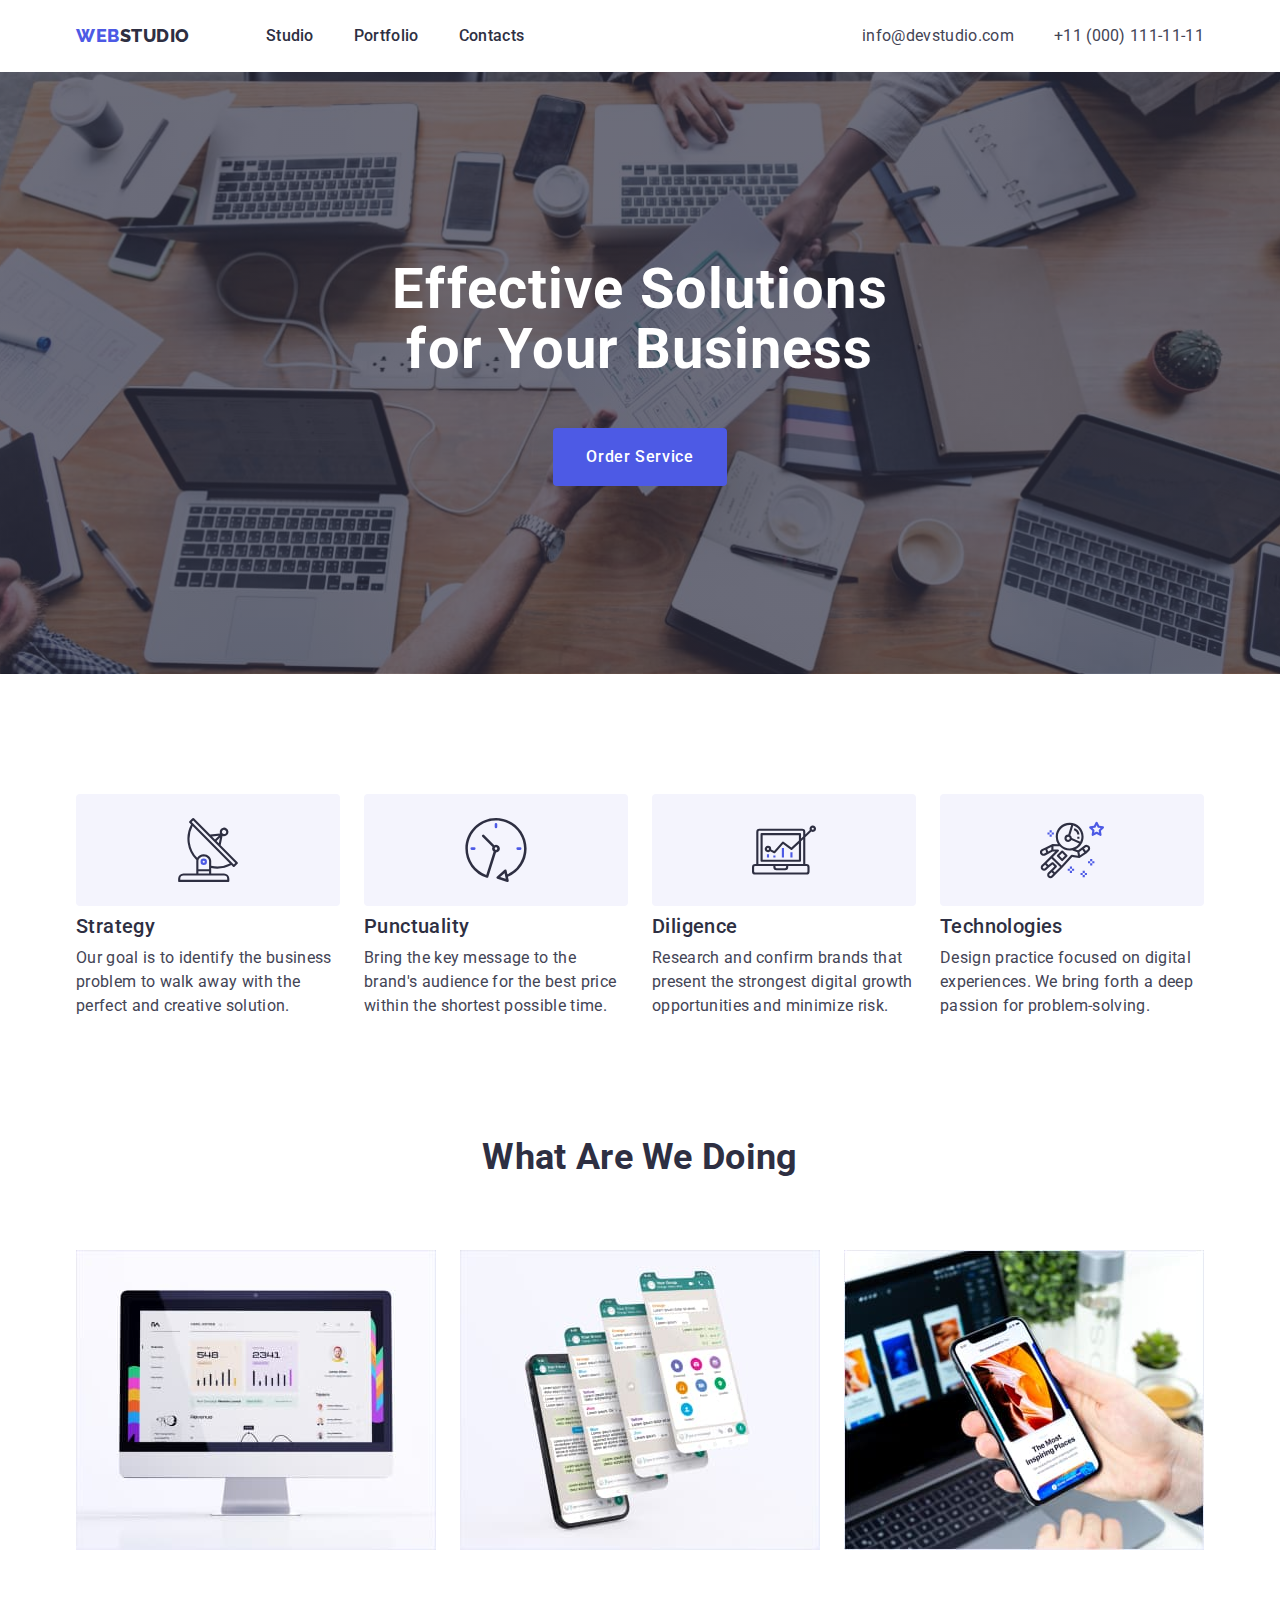
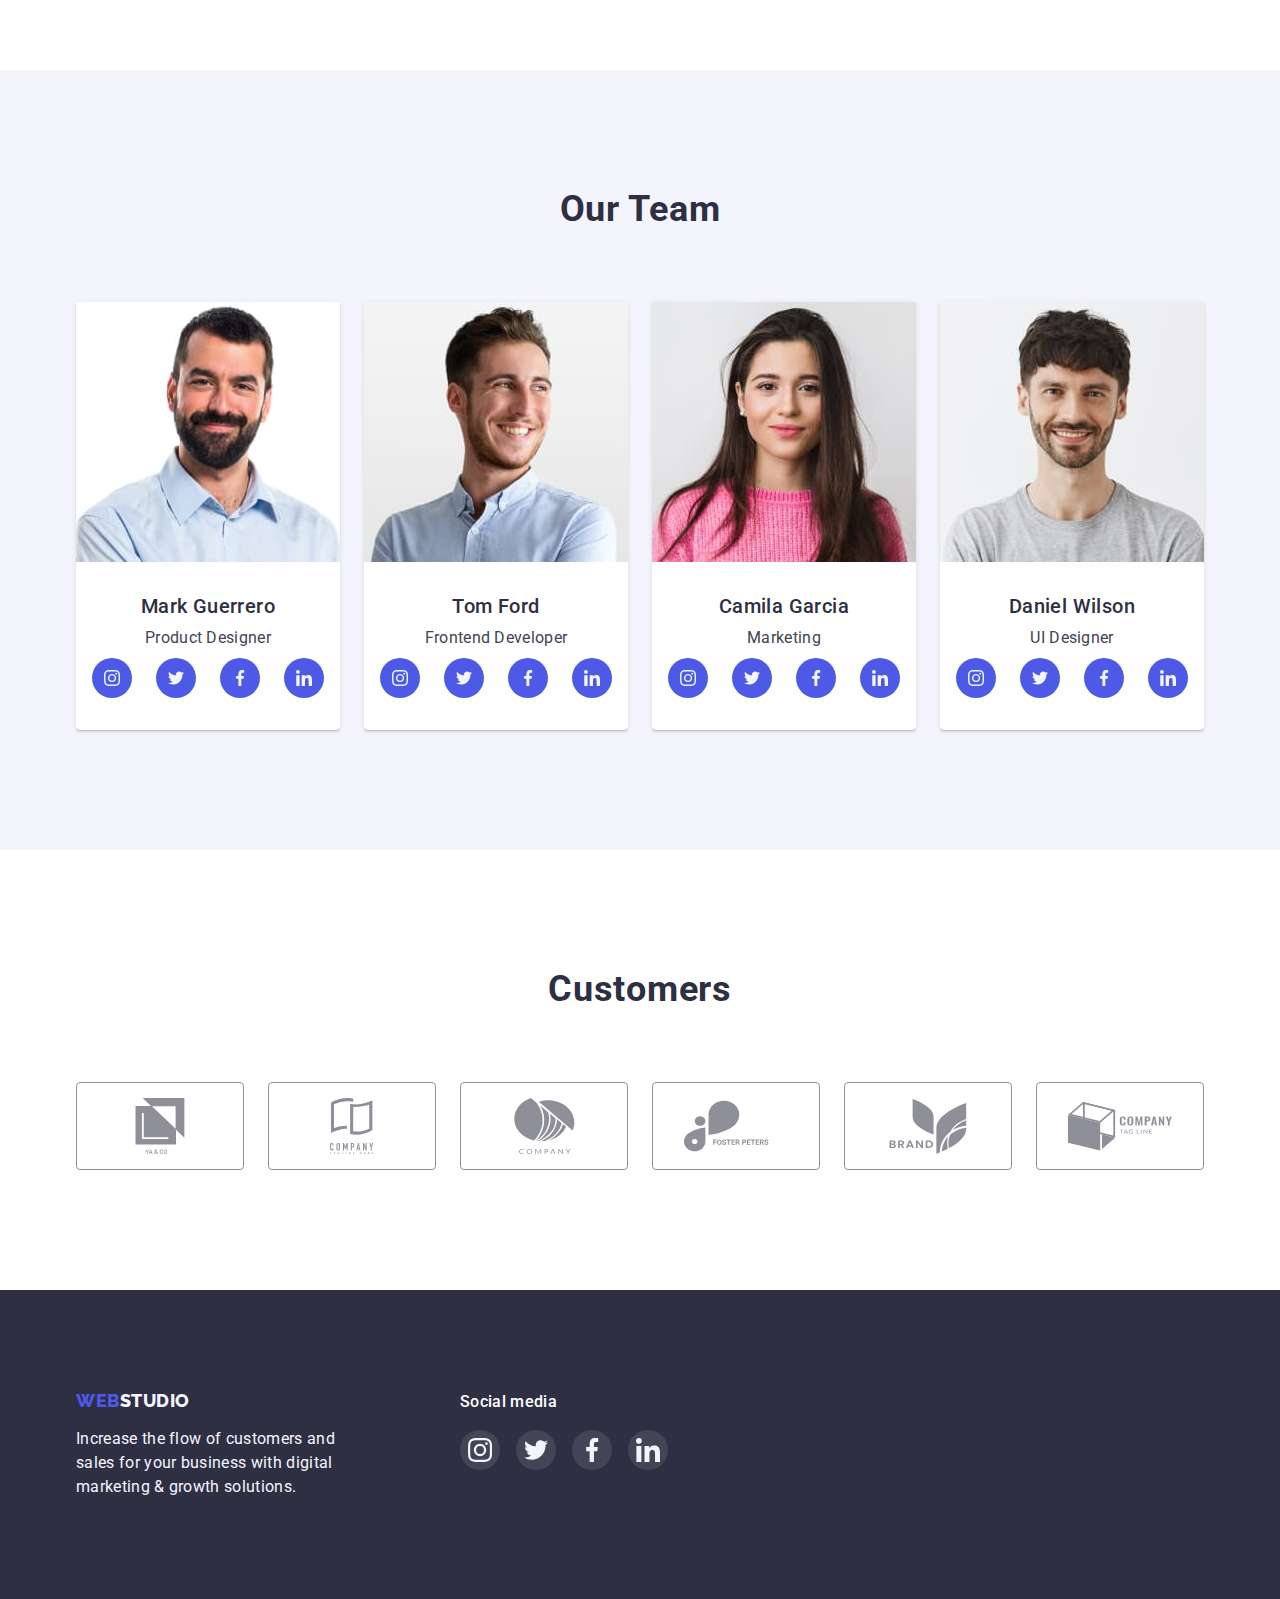
<file: index.html>
<!doctype html>
<html lang="en">
<head>
	<meta charset="UTF-8">
	<meta http-equiv="X-UA-Compatible" content="IE=edge">
	<meta name="viewport" content="width=device-width, initial-scale=1.0">
	<title>Studio</title>
	<link rel="preconnect" href="https://fonts.googleapis.com">
	<link rel="preconnect" href="https://fonts.gstatic.com" crossorigin>
	<link href="https://fonts.googleapis.com/css2?family=Raleway:wght@800&family=Roboto:wght@400;500;700;900&display=swap"
	      rel="stylesheet">
	<link rel="stylesheet"
	      href="https://cdnjs.cloudflare.com/ajax/libs/modern-normalize/1.1.0/modern-normalize.min.css">
	<link rel="stylesheet" href="./css/style.css">
</head>
<body>
<header>
	<div class="container wrapper">
		<nav class="nav wrapper">
			<a class="logo link" href="./index.html">Web<span>Studio</span></a>
			<ul class="site-nav list">
				<li class="item"><a class="link" href="./index.html">Studio</a></li>
				<li class="item"><a class="link" href="./portfolio.html">Portfolio</a></li>
				<li class="item"><a class="link" href="">Contacts</a></li>
			</ul>
		</nav>
		<address class="adr">
			<ul class="site-adr list">
				<li class="item"><a class="link" href="mailto:info@devstudio.com">info@devstudio.com</a></li>
				<li class="item"><a class="link" href="tel:+110001111111">+11 (000) 111-11-11</a></li>
			</ul>
		</address>
	</div>
</header>
<main>
	<!--	hero-->
	<section class="hero img-bg">
		<div class="container">
			<div class=""></div>
			<h1 class="hero-title space">
				Effective Solutions for Your Business
			</h1>
			<button class="btn btn-primary" type="button">Order Service</button>
		</div>
	</section>
	<!--about for us-->
	<section class="section first">
		<div class="container">
			<h2 hidden class="section-title">About for us</h2>
			<ul class="about list">
				<li class="item">
					<div class="about-img-wrap">
						<svg class="about-img">
							<use href="./images/icons.svg#icon-strategy"></use>
						</svg>
					</div>
					<h3 class="about-title space">Strategy</h3>
					<p class="text">Our goal is to identify the business problem to walk away with the perfect and
						creative
						solution. </p>
				</li>
				<li class="item">
					<div class="about-img-wrap">
						<svg class="about-img">
							<use href="./images/icons.svg#icon-punctuality"></use>
						</svg>
					</div>
					<h3 class="about-title space">Punctuality</h3>
					<p class="text">Bring the key message to the brand's audience for the best price within the shortest
						possible
						time.</p>
				</li>
				<li class="item">
					<div class="about-img-wrap">
						<svg class="about-img">
							<use href="./images/icons.svg#icon-diligence"></use>
						</svg>
					</div>
					<h3 class="about-title space">Diligence</h3>
					<p class="text">Research and confirm brands that present the strongest digital growth opportunities
						and
						minimize
						risk.</p>
				</li>
				<li class="item">
					<div class="about-img-wrap">
						<svg class="about-img">
							<use href="./images/icons.svg#icon-technologies"></use>
						</svg>
					</div>
					<h3 class="about-title space">Technologies</h3>
					<p class="text">Design practice focused on digital experiences. We bring forth a deep passion for
						problem-solving.</p>
				</li>
			</ul>
		</div>
	</section>
	<!--	What are we doing-->
	<section class="section">
		<div class="container">
			<h2 class="section-title">
				What are we doing
			</h2>
			<ul class="project list">
				<li class="item"><img class="img" src="./images/img1.jpg" alt="desktop web sait" width="360"></li>
				<li class="item"><img class="img" src="./images/img2.jpg" alt="mobile web sait" width="360"></li>
				<li class="item"><img class="img" src="./images/img3.jpg" alt="web application" width="360"></li>
			</ul>
		</div>
	</section>
	<!--	Our-->
	<section class="section first background">
		<div class="container">
			<h2 class="section-title space">
				Our Team
			</h2>
			<ul class="team list">
				<li class="item">
					<img class="img" src="./images/photo1.jpg" alt="man product designer" width="264">
					<div class="wrap">
						<h3 class="team-title space">Mark Guerrero</h3>
						<p class="text">Product Designer</p>

						<ul class="team-img list">
							<li>
								<a href="#" class="team-img-wrap">
									<svg class="team-img-item">
										<use href="./images/icons.svg#icon-instagram"></use>
									</svg>
								</a>
							</li>
							<li>
								<a href="#" class="team-img-wrap">
									<svg class="team-img-item">
										<use href="./images/icons.svg#icon-twitter"></use>
									</svg>
								</a>
							</li>
							<li>
								<a href="#" class="team-img-wrap">
									<svg class="team-img-item">
										<use href="./images/icons.svg#icon-facebook"></use>
									</svg>
								</a>
							</li>
							<li>
								<a href="#" class="team-img-wrap">
									<svg class="team-img-item">
										<use href="./images/icons.svg#icon-linkedin"></use>
									</svg>
								</a>
							</li>
						</ul>

					</div>
				</li>
				<li class="item">
					<img class="img" src="./images/photo2.jpg" alt="man frontend developer" width="264">
					<div class="wrap">
						<h3 class="team-title space">Tom Ford</h3>
						<p class="text">Frontend Developer</p>

						<ul class="team-img list">
							<li>
								<a href="#" class="team-img-wrap">
									<svg class="team-img-item">
										<use href="./images/icons.svg#icon-instagram"></use>
									</svg>
								</a>
							</li>
							<li>
								<a href="#" class="team-img-wrap">
									<svg class="team-img-item">
										<use href="./images/icons.svg#icon-twitter"></use>
									</svg>
								</a>
							</li>
							<li>
								<a href="#" class="team-img-wrap">
									<svg class="team-img-item">
										<use href="./images/icons.svg#icon-facebook"></use>
									</svg>
								</a>
							</li>
							<li>
								<a href="#" class="team-img-wrap">
									<svg class="team-img-item">
										<use href="./images/icons.svg#icon-linkedin"></use>
									</svg>
								</a>
							</li>
						</ul>

					</div>
				</li>
				<li class="item">
					<img class="img" src="./images/photo3.jpg" alt="woman marketing" width="264">
					<div class="wrap">
						<h3 class="team-title space">Camila Garcia</h3>
						<p class="text">Marketing</p>

						<ul class="team-img list">
							<li>
								<a href="#" class="team-img-wrap">
									<svg class="team-img-item">
										<use href="./images/icons.svg#icon-instagram"></use>
									</svg>
								</a>
							</li>
							<li>
								<a href="#" class="team-img-wrap">
									<svg class="team-img-item">
										<use href="./images/icons.svg#icon-twitter"></use>
									</svg>
								</a>
							</li>
							<li>
								<a href="#" class="team-img-wrap">
									<svg class="team-img-item">
										<use href="./images/icons.svg#icon-facebook"></use>
									</svg>
								</a>
							</li>
							<li>
								<a href="#" class="team-img-wrap">
									<svg class="team-img-item">
										<use href="./images/icons.svg#icon-linkedin"></use>
									</svg>
								</a>
							</li>
						</ul>

					</div>
				</li>
				<li class="item">
					<img class="img" src="./images/photo4.jpg" alt="man ui designer" width="264">
					<div class="wrap">
						<h3 class="team-title space">Daniel Wilson</h3>
						<p class="text">UI Designer</p>

						<ul class="team-img list">
							<li>
								<a href="#" class="team-img-wrap">
									<svg class="team-img-item">
										<use href="./images/icons.svg#icon-instagram"></use>
									</svg>
								</a>
							</li>
							<li>
								<a href="#" class="team-img-wrap">
									<svg class="team-img-item">
										<use href="./images/icons.svg#icon-twitter"></use>
									</svg>
								</a>
							</li>
							<li>
								<a href="#" class="team-img-wrap">
									<svg class="team-img-item">
										<use href="./images/icons.svg#icon-facebook"></use>
									</svg>
								</a>
							</li>
							<li>
								<a href="#" class="team-img-wrap">
									<svg class="team-img-item">
										<use href="./images/icons.svg#icon-linkedin"></use>
									</svg>
								</a>
							</li>
						</ul>

					</div>
				</li>
			</ul>
		</div>
	</section>

	<section class="section first">
		<div class="container">
			<h2 class="section-title space">Customers</h2>
			<ul class="custom list">
				<li><a href="#" class="custom-img-wrap">
					<svg class="custom-img-item">
						<use href="./images/icons.svg#icon-union1"></use>
					</svg>
				</a></li>
				<li><a href="#" class="custom-img-wrap">
					<svg class="custom-img-item">
						<use href="./images/icons.svg#icon-union2"></use>
					</svg>
				</a></li>
				<li><a href="#" class="custom-img-wrap">
					<svg class="custom-img-item">
						<use href="./images/icons.svg#icon-union3"></use>
					</svg>
				</a></li>
				<li><a href="#" class="custom-img-wrap">
					<svg class="custom-img-item">
						<use href="./images/icons.svg#icon-union4"></use>
					</svg>
				</a></li>
				<li><a href="#" class="custom-img-wrap">
					<svg class="custom-img-item">
						<use href="./images/icons.svg#icon-union5"></use>
					</svg>
				</a></li>
				<li><a href="#" class="custom-img-wrap">
					<svg class="custom-img-item">
						<use href="./images/icons.svg#icon-union6"></use>
					</svg>
				</a></li>
			</ul>
		</div>
	</section>
</main>
<footer class="footer ">
	<div class="container">
		<div class="footer-wrap">
			<div class="footer-first">
				<a class="logo link" href="./index.html">Web<span class="footer-text">Studio</span></a>
				<p class="footer-text text">
					Increase the flow of customers and sales for your business with digital marketing & growth
					solutions.
				</p>
			</div>

			<div class="footer-second">
				<h3 class="social-title space">Social media</h3>
				<ul class="footer-img list">
					<li>
						<a href="#" class="footer-img-wrap">
							<svg class="footer-img-item">
								<use href="./images/icons.svg#icon-instagram"></use>
							</svg>
						</a>
					</li>
					<li>
						<a href="#" class="footer-img-wrap">
							<svg class="footer-img-item">
								<use href="./images/icons.svg#icon-twitter"></use>
							</svg>
						</a>
					</li>
					<li>
						<a href="#" class="footer-img-wrap">
							<svg class="footer-img-item">
								<use href="./images/icons.svg#icon-facebook"></use>
							</svg>
						</a>
					</li>
					<li>
						<a href="#" class="footer-img-wrap">
							<svg class="footer-img-item">
								<use href="./images/icons.svg#icon-linkedin"></use>
							</svg>
						</a>
					</li>
				</ul>
			</div>
		</div>
	</div>
</footer>
</body>
</html>
</file>
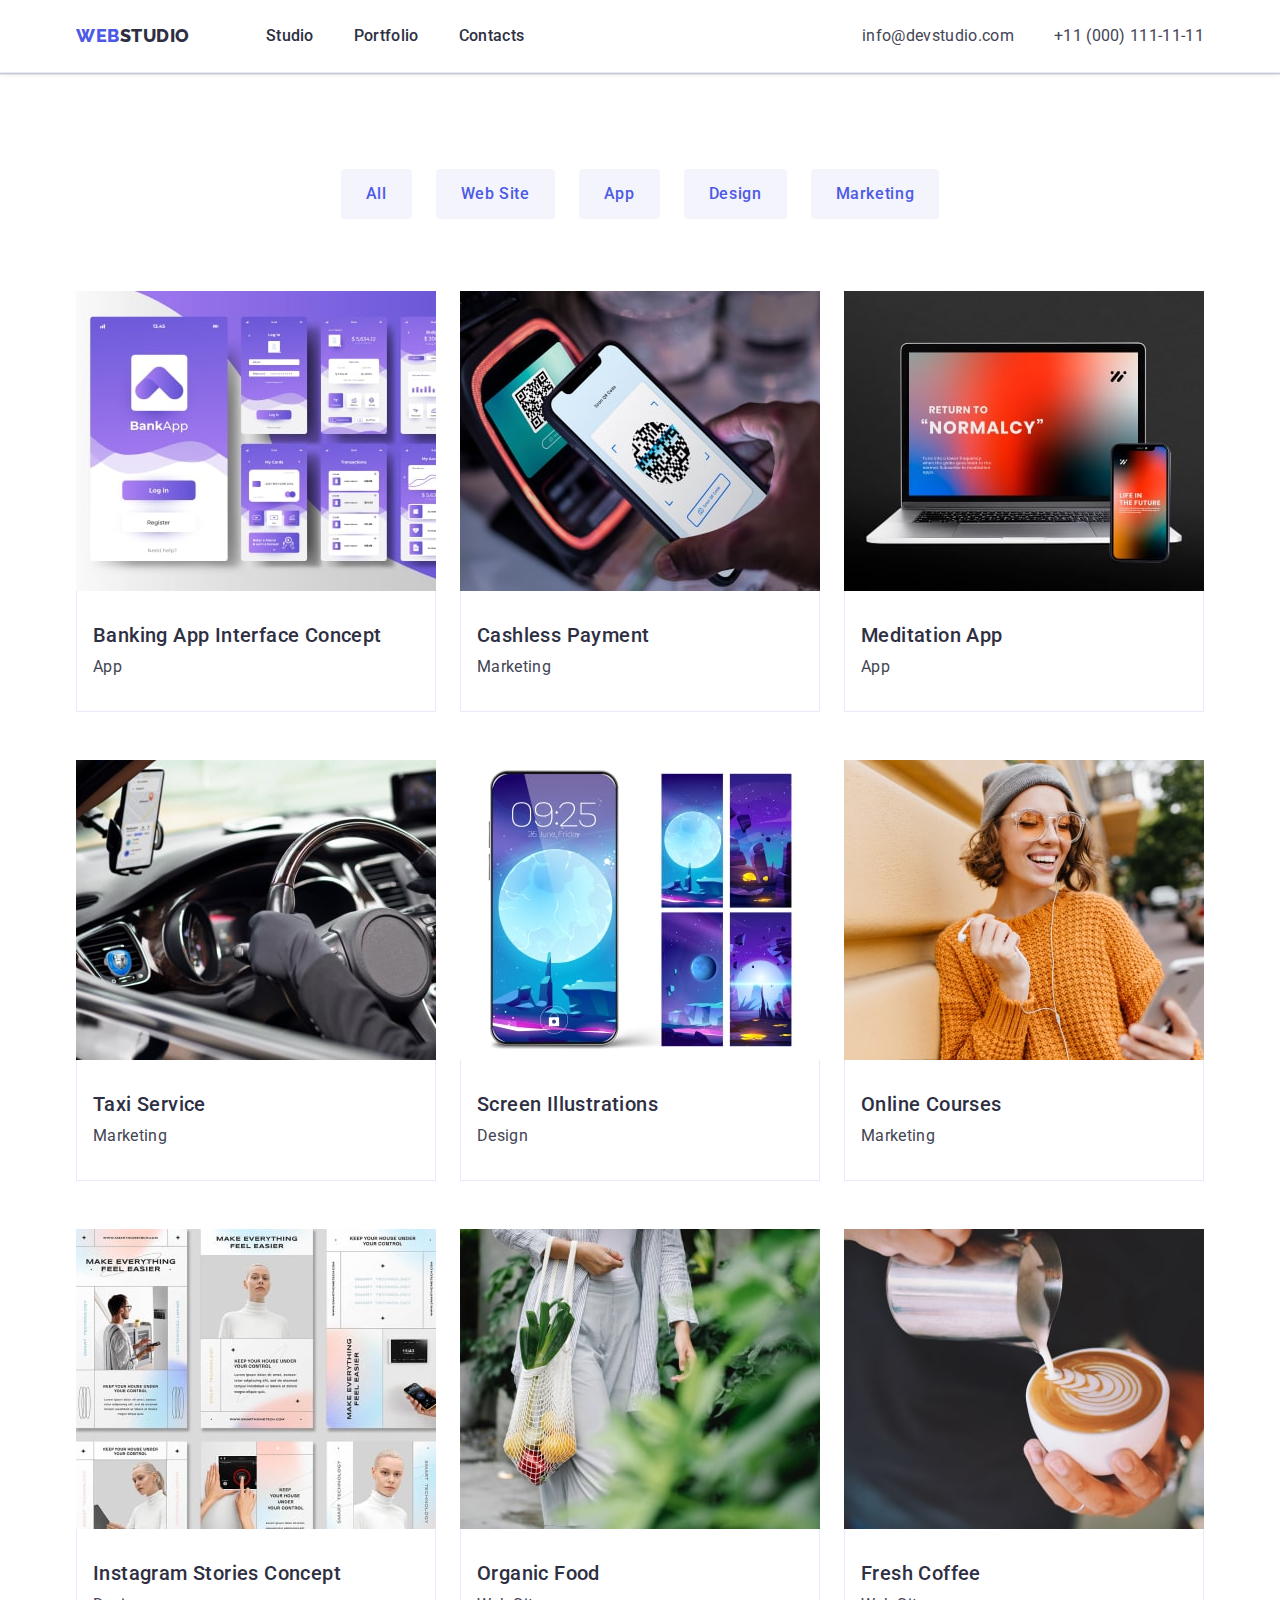
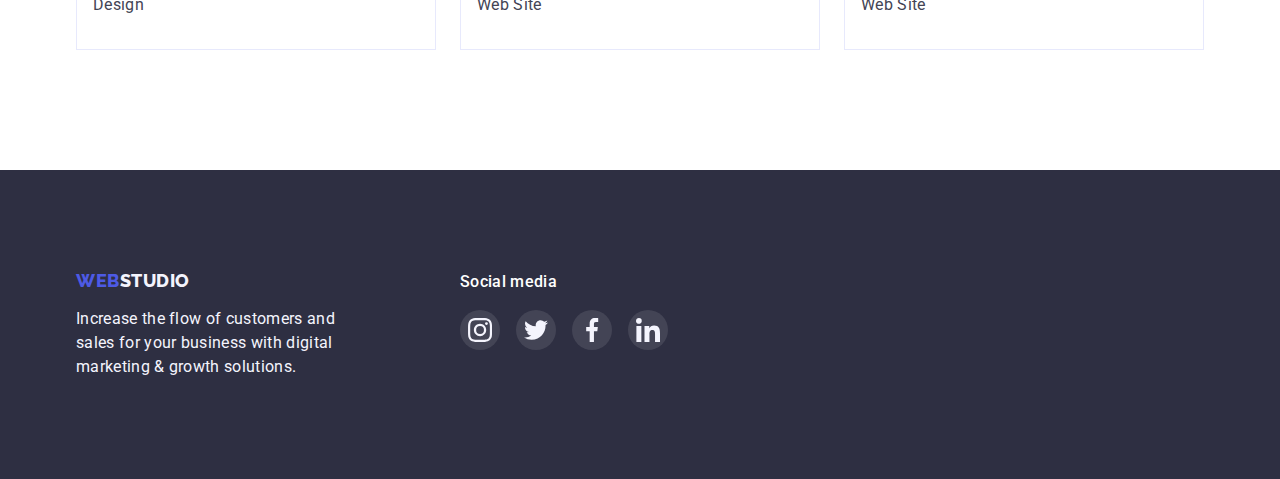
<file: portfolio.html>
<!doctype html>
<html lang="en">
<head>
	<meta charset="UTF-8">
	<meta http-equiv="X-UA-Compatible" content="IE=edge">
	<meta name="viewport" content="width=device-width, initial-scale=1.0">
	<title>Portfolio</title>
	<link rel="preconnect" href="https://fonts.googleapis.com">
	<link rel="preconnect" href="https://fonts.gstatic.com" crossorigin>
	<link href="https://fonts.googleapis.com/css2?family=Raleway:wght@800&family=Roboto:wght@400;500;700;900&display=swap"
	      rel="stylesheet">
	<link rel="stylesheet" href="https://cdnjs.cloudflare.com/ajax/libs/modern-normalize/1.1.0/modern-normalize.min.css">
	<link rel="stylesheet" href="./css/style.css">
</head>
<body>
<header class="border">
	<div class="container wrapper">
		<nav class="nav wrapper">
			<a class="logo link" href="./index.html">Web<span>Studio</span></a>
			<ul class="site-nav list">
				<li class="item"><a class="link" href="./index.html">Studio</a></li>
				<li class="item"><a class="link" href="./portfolio.html">Portfolio</a></li>
				<li class="item"><a class="link" href="">Contacts</a></li>
			</ul>
		</nav>
		<address class="adr">
			<ul class="site-adr list">
				<li class="item"><a class="link" href="mailto:info@devstudio.com">info@devstudio.com</a></li>
				<li class="item"><a class="link" href="tel:+110001111111">+11 (000) 111-11-11</a></li>
			</ul>
		</address>
	</div>
</header>
<main>
	<section class="section second">
		<div class="container">
			<h1 hidden class="hero-title">Portfolio</h1>

			<!--	filter-->
			<ul class="filter list">
				<li class="item">
					<button class="btn btn-second" type="button">All</button>
				</li>
				<li class="item">
					<button class="btn btn-second" type="button">Web Site</button>
				</li>
				<li class="item">
					<button class="btn btn-second" type="button">App</button>
				</li>
				<li class="item">
					<button class="btn btn-second" type="button">Design</button>

				</li>
				<li class="item">
					<button class="btn btn-second" type="button">Marketing</button>
				</li>
			</ul>

			<ul class="works list">
				<li class="work-item"><a class="item link" href="">
					<img class="img" src="./images/portfolio1.jpg" alt="Banking App Interface Concept" width="360">
					<div class="wrap-second">
						<h2 class="works-title space">Banking App Interface Concept</h2>
						<p class="text">App</p>
					</div>
				</a>
				</li>
				<li class="work-item"><a class="item link" href="">
					<img class="img" src="./images/portfolio2.jpg" alt="Cashless Payment" width="360">
					<div class="wrap-second">
						<h2 class="works-title space">Cashless Payment</h2>
						<p class="text">Marketing</p>
					</div>
				</a>
				</li>
				<li class="work-item"><a class="item link" href="">
					<img class="img" src="./images/portfolio3.jpg" alt="Meditation App" width="360">
					<div class="wrap-second">
						<h2 class="works-title space">Meditation App</h2>
						<p class="text">App</p>
					</div>
				</a>
				</li>
				<li class="work-item"><a class="item link" href="">
					<img class="img" src="./images/portfolio4.jpg" alt="Taxi Service" width="360">
					<div class="wrap-second">
						<h2 class="works-title space">Taxi Service</h2>
						<p class="text">Marketing</p>
					</div>
				</a>
				</li>
				<li class="work-item"><a class="item link" href="">
					<img class="img" src="./images/portfolio5.jpg" alt="Screen Illustrations" width="360">
					<div class="wrap-second">
						<h2 class="works-title space">Screen Illustrations</h2>
						<p class="text">Design</p>
					</div>
				</a>
				</li>
				<li class="work-item"><a class="item link" href="">
					<img class="img" src="./images/portfolio6.jpg" alt="Online Courses" width="360">
					<div class="wrap-second">
						<h2 class="works-title space">Online Courses</h2>
						<p class="text">Marketing</p>
					</div>
				</a>
				</li>
				<li class="work-item"><a class="item link" href="">
					<img class="img" src="./images/portfolio7.jpg" alt="Instagram Stories Concept"
					     width="360">
					<div class="wrap-second">
						<h2 class="works-title space">Instagram Stories Concept</h2>
						<p class="text">Design</p>
					</div>
				</a>
				</li>
				<li class="work-item"><a class="item link" href="">
					<img class="img" src="./images/portfolio8.jpg" alt="Organic Food" width="360">
					<div class="wrap-second">
						<h2 class="works-title space">Organic Food</h2>
						<p class="text">Web Site</p>
					</div>
				</a>
				</li>
				<li class="work-item"><a class="item link" href="">
					<img class="img" src="./images/portfolio9.jpg" alt="Fresh Coffee" width="360">
					<div class="wrap-second">
						<h2 class="works-title space">Fresh Coffee</h2>
						<p class="text">Web Site</p>
					</div>
				</a>
				</li>
			</ul>
		</div>
	</section>
</main>
<footer class="footer ">
	<div class="container">
		<div class="footer-wrap">
			<div class="footer-first">
				<a class="logo link" href="./index.html">Web<span class="footer-text">Studio</span></a>
				<p class="footer-text text">
					Increase the flow of customers and sales for your business with digital marketing & growth
					solutions.
				</p>
			</div>

			<div class="footer-second">
				<h3 class="social-title space">Social media</h3>
				<ul class="footer-img list">
					<li>
						<a href="#" class="footer-img-wrap">
							<svg class="footer-img-item">
								<use href="./images/icons.svg#icon-instagram"></use>
							</svg>
						</a>
					</li>
					<li>
						<a href="#" class="footer-img-wrap">
							<svg class="footer-img-item">
								<use href="./images/icons.svg#icon-twitter"></use>
							</svg>
						</a>
					</li>
					<li>
						<a href="#" class="footer-img-wrap">
							<svg class="footer-img-item">
								<use href="./images/icons.svg#icon-facebook"></use>
							</svg>
						</a>
					</li>
					<li>
						<a href="#" class="footer-img-wrap">
							<svg class="footer-img-item">
								<use href="./images/icons.svg#icon-linkedin"></use>
							</svg>
						</a>
					</li>
				</ul>
			</div>
		</div>
	</div>
</footer>
</body>
</html>
</file>
<file: css/style.css>
:root {
    --font-title-color: #2E2F42;
    --font-color: #434455;
    --color-logo: #4d5ae5;
    --color-hover: #404bbf;
    --colot-fon-white: #fff;
    --color-fon: #F4F4FD;
    --color-btn-hover: #404BBF;
    --color-border: #E7E9FC;
    --gradient: rgba(46, 47, 66, 0.7);
}

* {
    box-sizing: border-box;
}

/*util text-decoration: none*/
.link {
    text-decoration: none;
}

/*util none point*/
.list {
    list-style: none;
    margin: 0;
    padding: 0;
}

/*util letter-spacing*/
.space {
    letter-spacing: 0.02em;
}

/*global font, size, color */
body {
    margin: 0;
    background: #fff;
    font-family: 'Roboto', sans-serif;
    font-weight: 400;
    font-size: 16px;
    line-height: 1.5em;
    color: var(--font-color);
    letter-spacing: 0.02em;

}

/*global section*/
.section.first {
    padding-top: 120px;
}

.section.second {
    padding-top: 96px;
}

.section {
    padding-bottom: 120px;
}

/*global container with 1128px*/
.container {
    width: 1158px;
    padding-left: 15px;
    padding-right: 15px;
    margin-left: auto;
    margin-right: auto;

    /*outline: 1px solid tomato;*/
}

/*global button without color*/
.btn {
    border-radius: 4px;
    font-weight: 500;
    font-size: 16px;
    line-height: 1.5em;
    letter-spacing: 0.04em;
    cursor: pointer;
    font-family: "Roboto", sans-serif
}

/*global section title*/
.section-title {
    margin-top: 0;
    margin-bottom: 72px;
    padding: 0;
    font-weight: 700;
    font-size: 36px;
    line-height: 1.11em;
    color: var(--font-title-color);
    text-align: center;
    text-transform: capitalize
}

/*global h3 about for us, out team, our works*/
.about-title,
.team-title,
.works-title {
    font-weight: 500;
    font-size: 20px;
    line-height: 1.2em;
    color: var(--font-title-color);
}

/*global for p*/
.text {
    margin: 0;
    font-size: 16px;
    color: var(--font-color);
}

.border {
    border-bottom: 1px solid var(--color-border);
    box-shadow: 0px 2px 1px rgba(46, 47, 66, 0.08), 0px 1px 1px rgba(46, 47, 66, 0.16), 0px 1px 6px rgba(46, 47, 66, 0.08);
}

.container.wrapper {
    display: flex;
    align-items: center;
    justify-content: space-between;
}

.nav.wrapper {
    display: flex;
    align-items: center;
}

/*logo*/
.logo {
    margin-right: 76px;

    font-family: 'Raleway', sans-serif;
    font-weight: 800;
    font-size: 18px;
    line-height: 1.17em;
    letter-spacing: 0.03em;
    text-transform: uppercase;
    color: var(--color-logo);
}

.logo span {
    color: var(--font-title-color);
}

/*nav*/
.site-nav {
    display: flex;
}

.site-nav .item {
    margin-right: 40px;
    display: inline-block;
}

.site-nav .item:last-child {
    margin-right: 0;

}

.site-nav a {
    display: block;
    padding-top: 24px;
    padding-bottom: 24px;
    font-weight: 500;
    color: var(--font-title-color);
}

.adr {
    font-style: normal;
}

.site-adr {
    display: flex;
}

.site-adr .item {
    margin-right: 40px;
}

.site-adr .item:last-child {
    margin-right: 0;
}

.site-adr a {
    color: var(--font-color);
    padding-top: 24px;
    padding-bottom: 24px;
}

.site-nav a:hover,
.site-nav a:focus {
    color: var(--color-hover);
}

.site-adr a:hover,
.site-adr a:focus {
    color: var(--color-hover);
}

/*hero*/
.hero {
    background: var(--font-title-color);
    text-align: center;
    padding: 188px 0;
}

.img-bg {
    background-image: linear-gradient(var(--gradient), var(--gradient)),
    url('../images/hero.jpg');
    background-size: cover;
    background-position: center;
    background-repeat: no-repeat;
    max-width: 1440px;
    margin: 0 auto;
}

.hero-title {
    width: 498px;
    margin: 0 auto 48px;
    font-weight: 700;
    font-size: 56px;
    line-height: 1.07em;
    color: var(--colot-fon-white);
}

/*button color page studio*/
.btn-primary {
    padding: 16px 32px;
    border: 1px solid transparent;
    color: var(--colot-fon-white);
    background: var(--color-logo);
}

.btn-primary:hover,
.btn-primary:focus {
    background: var(--color-btn-hover);
}

/*button color page portfolio*/
.btn-second {
    padding: 12px 24px;
    border: 1px solid transparent;
    color: var(--color-logo);
    background: var(--color-fon);
}

.btn-second:hover,
.btn-second:focus {
    background: var(--color-btn-hover);
    color: var(--colot-fon-white);
    box-shadow: 0px 3px 1px rgba(0, 0, 0, 0.1), 0px 2px 1px rgba(0, 0, 0, 0.08), 0px 2px 2px rgba(0, 0, 0, 0.12);
}

/*about list*/
.about {
    display: flex;
}

.about-img-wrap {
    width: 264px;
    height: 112px;
    border-radius: 4px;
    background-color: var(--color-fon);
    display: flex;
    align-items: center;
    justify-content: center;
    margin-bottom: 8px;
}

.about-img {
    width: 64px;
    height: 64px;
}

.about-title {
    margin-top: 0;
    margin-bottom: 8px;
}

.about .item {
    width: calc((100% - 72px) / 4);
    margin-right: 24px;
}

.about .item:last-child {
    margin-right: 0;
}

.project {
    display: flex;
}

.project .img {
    display: block;
}

.project .item {
    margin-right: 24px;

}

.project .item:last-child {
    margin-right: 0;
}

/*out team*/
.background {
    background: var(--color-fon);
}

.team {
    display: flex;
}

.team .img {
    display: block;
    box-shadow: 0px 1px 6px rgba(46, 47, 66, 0.08), 0px 1px 1px rgba(46, 47, 66, 0.16), 0px 2px 1px rgba(46, 47, 66, 0.08);
}

.team .item {
    margin-right: 24px;
}

.team .item:last-child {
    margin-right: 0;
}

.team-title {
    margin-top: 0;
    margin-bottom: 8px;
}

.team .wrap {
    text-align: center;
    width: 264px;
    padding: 32px 16px;
    background: var(--colot-fon-white);
    border-radius: 0 0 4px 4px;
    box-shadow: 0px 1px 6px rgba(46, 47, 66, 0.08), 0px 1px 1px rgba(46, 47, 66, 0.16), 0px 2px 1px rgba(46, 47, 66, 0.08);
}

.team-img.list {
    display: flex;
    gap: 24px;
}

.wrap p {
    margin-bottom: 8px;
}

.team-img-wrap {
    width: 40px;
    height: 40px;
    border-radius: 50%;
    background: var(--color-logo);
    display: flex;
    align-items: center;
    justify-content: center;
}

.team-img-wrap:hover,
.team-img-wrap:focus {
    background-color: var(--color-hover);
}

.team-img-item {
    width: 16px;
    height: 16px;
}

/*customers*/
.custom {
    display: flex;
    gap: 24px;
}

.custom-img-wrap {
    width: 168px;
    height: 88px;
    border-radius: 4px;
    border: 1px solid #8E8F99;
    display: flex;
    align-items: center;
    justify-content: center;
    color: #8E8F99;
}

.custom-img-wrap:hover,
.custom-img-wrap:focus {
    border: 1px solid var(--color-hover);

}
.custom-img-item {
    width: 104px;
    height: 56px;
    fill: currentColor;
}

.custom-img-item:hover,
.custom-img-item:focus {
    fill: var(--color-hover);
}

/** footer*/
.footer {
    padding-top: 100px;
    padding-bottom: 100px;
    background: var(--font-title-color);
}

.footer .footer-text {
    color: var(--color-fon);
}

.footer .logo {
    display: block;
    margin-right: 0;
    margin-bottom: 16px;
}

.footer-text {
    width: 264px;
}

.footer-wrap {
    display: flex;
}

.social-title {
    margin-top: 0;
    margin-bottom: 16px;
    font-size: 16px;
    font-weight: 500;
    color: var(--colot-fon-white);
}

.footer-first {
    margin-right: 120px;
}

.footer-img.list {
    display: flex;
    gap: 16px;
}

.footer-img-wrap {
    width: 40px;
    height: 40px;
    border-radius: 50%;
    background: #ffffff1A;
    display: flex;
    align-items: center;
    justify-content: center;
}

.footer-img-wrap:hover,
.footer-img-wrap:focus {
    background: #31D0AA;
}

.footer-img-item {
    width: 24px;
    height: 24px;
    fill: #fff;
}

/*portfolio*/
.filter {
    display: flex;
    justify-content: center;
    margin-bottom: 72px;
}


.filter .item {
    margin-right: 24px;
}

.filter .item:last-child {
    margin-right: 0;
}

.works {
    display: flex;
    flex-wrap: wrap;
    gap: 48px 24px;
}

.works .img {
    display: block;
}

.works .wrap-second {
    padding: 32px 16px;
    width: 360px;
    border: 1px solid var(--color-border);
    border-top: none;
}

.works-title {
    margin-top: 0;
    margin-bottom: 8px;
}

.work-item:hover,
.work-item:focus {
    box-shadow: 0px 1px 6px rgba(46, 47, 66, 0.08), 0px 1px 1px rgba(46, 47, 66, 0.16), 0px 2px 1px rgba(46, 47, 66, 0.08);
}
</file>
